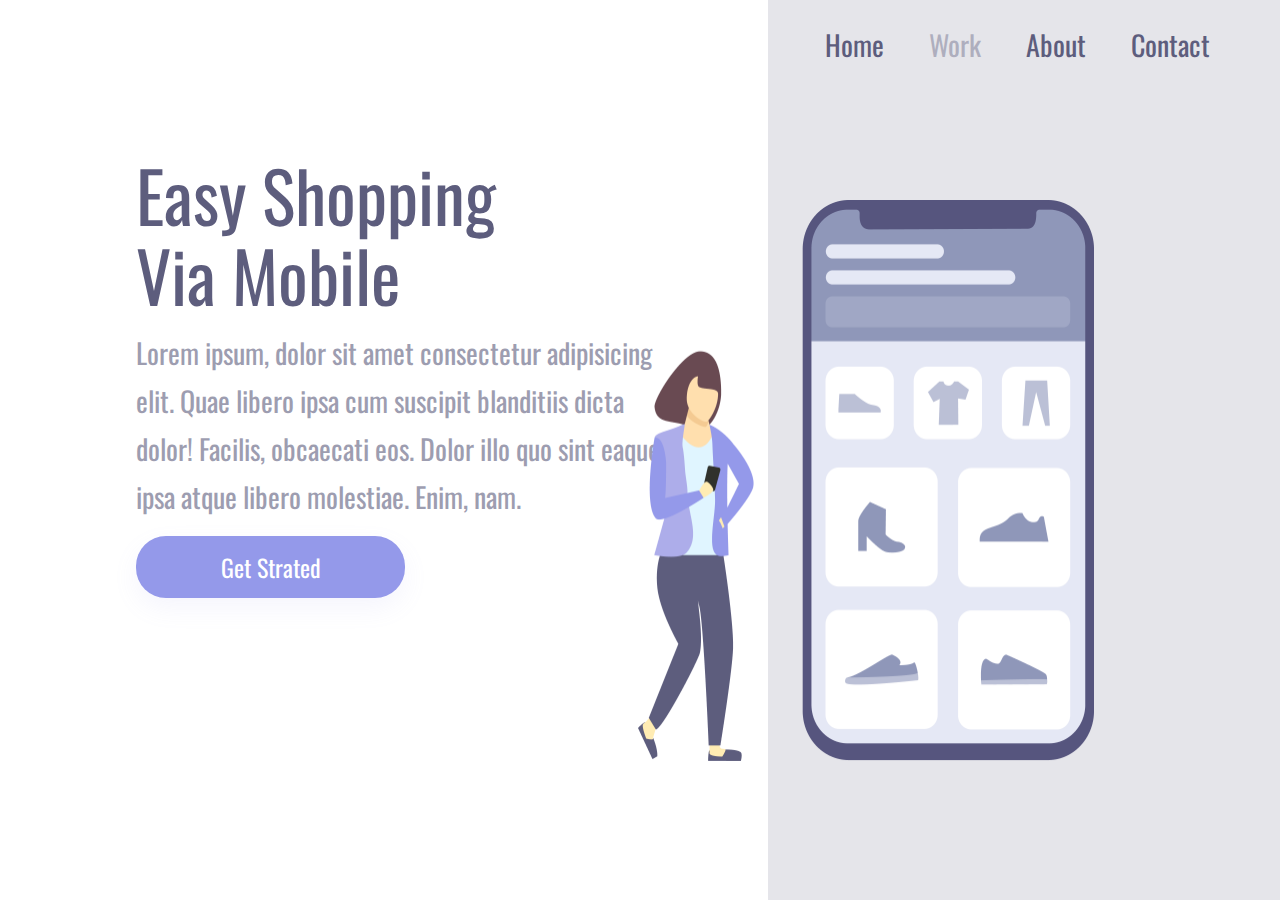
<file: projeto-easy-shopping/index.html>
<!DOCTYPE html>
<html lang="pt-br">
<head>
    <meta charset="UTF-8">
    <meta name="viewport" content="width=device-width, initial-scale=1.0">
    <link rel="stylesheet" href="./styles.css">
    <link rel="preconnect" href="https://fonts.googleapis.com">
    <link rel="preconnect" href="https://fonts.gstatic.com" crossorigin>
    <link href="https://fonts.googleapis.com/css2?family=Oswald&display=swap" rel="stylesheet">
    <title>Easy Shopping</title>
</head>
<body>
    <div class="wrapper">
        <section class="container-left">
            <h1>Easy Shopping Via Mobile</h1>
            <p>Lorem ipsum, dolor sit amet consectetur adipisicing elit. Quae libero ipsa cum suscipit blanditiis dicta dolor! Facilis, obcaecati eos. Dolor illo quo sint eaque ipsa atque libero molestiae. Enim, nam.</p>
            <button>Get Strated</button>
        </section>
        <section class="container-right">
            <header>
                <a>Home</a>
                <a>Work</a>
                <a>About</a>
                <a>Contact</a>
            </header>
            <img src="./img/mobile.png" alt="girl-cellphone">
        </section>
    </div>
</body>
</html>
</file>
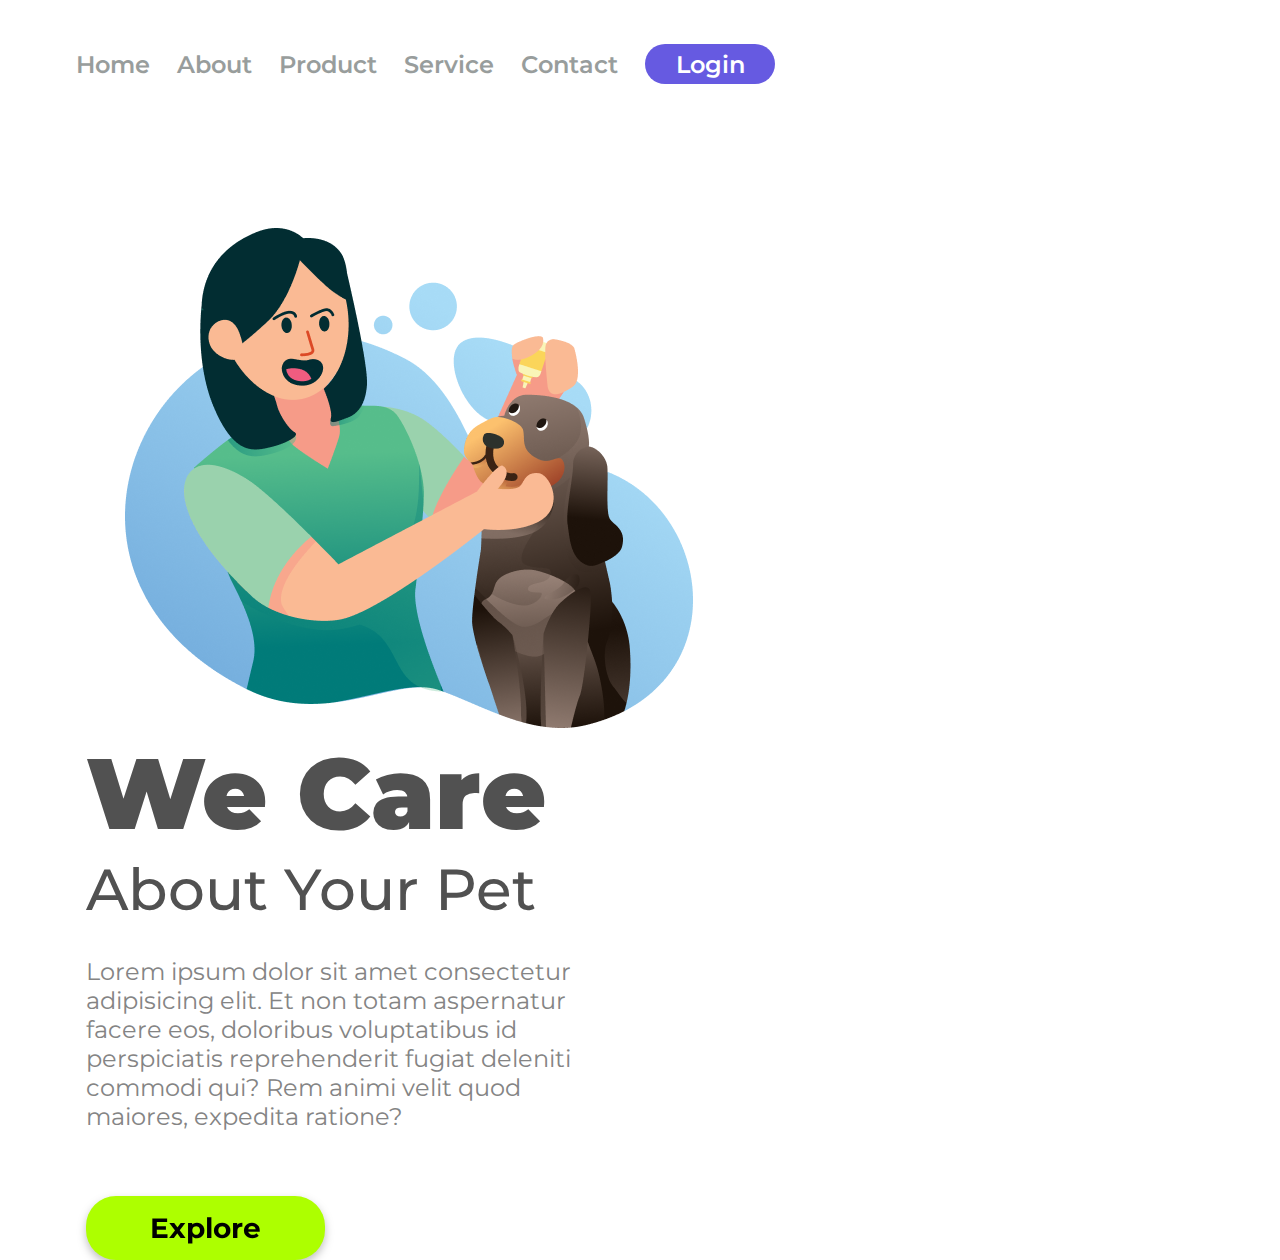
<file: projeto-we-care/index.html>
<!DOCTYPE html>
<html lang="pt-br">
<head>
    <meta charset="UTF-8">
    <meta name="viewport" content="width=device-width, initial-scale=1.0">
    <link rel="stylesheet" href="./styles.css">
    <link rel="preconnect" href="https://fonts.googleapis.com">
    <link rel="preconnect" href="https://fonts.googleapis.com">
    <link rel="preconnect" href="https://fonts.gstatic.com" crossorigin>
    <link href="https://fonts.googleapis.com/css2?family=Montserrat:ital,wght@0,100..900;1,100..900&display=swap" rel="stylesheet">
    <title>We Care</title>
</head>
<body>
    <header>
        <a class="link-header">Home</a>
        <a class="link-header">About</a>
        <a class="link-header">Product</a>
        <a class="link-header">Service</a>
        <a class="link-header">Contact</a>
        <button class="button-header">Login</button>
    </header>
    <main>
        <img src="./img/we-care.png" alt="we-care-logo" class="logo-image">
        <section>
            <h1>We Care</h1>
            <h2>About Your Pet</h2>
            <p>Lorem ipsum dolor sit amet consectetur adipisicing elit. Et non totam aspernatur facere eos, doloribus voluptatibus id perspiciatis reprehenderit fugiat deleniti commodi qui? Rem animi velit quod maiores, expedita ratione?</p>
            <button class="button-main">Explore</button>
        </section>
    </main>
</body>
</html>
</file>
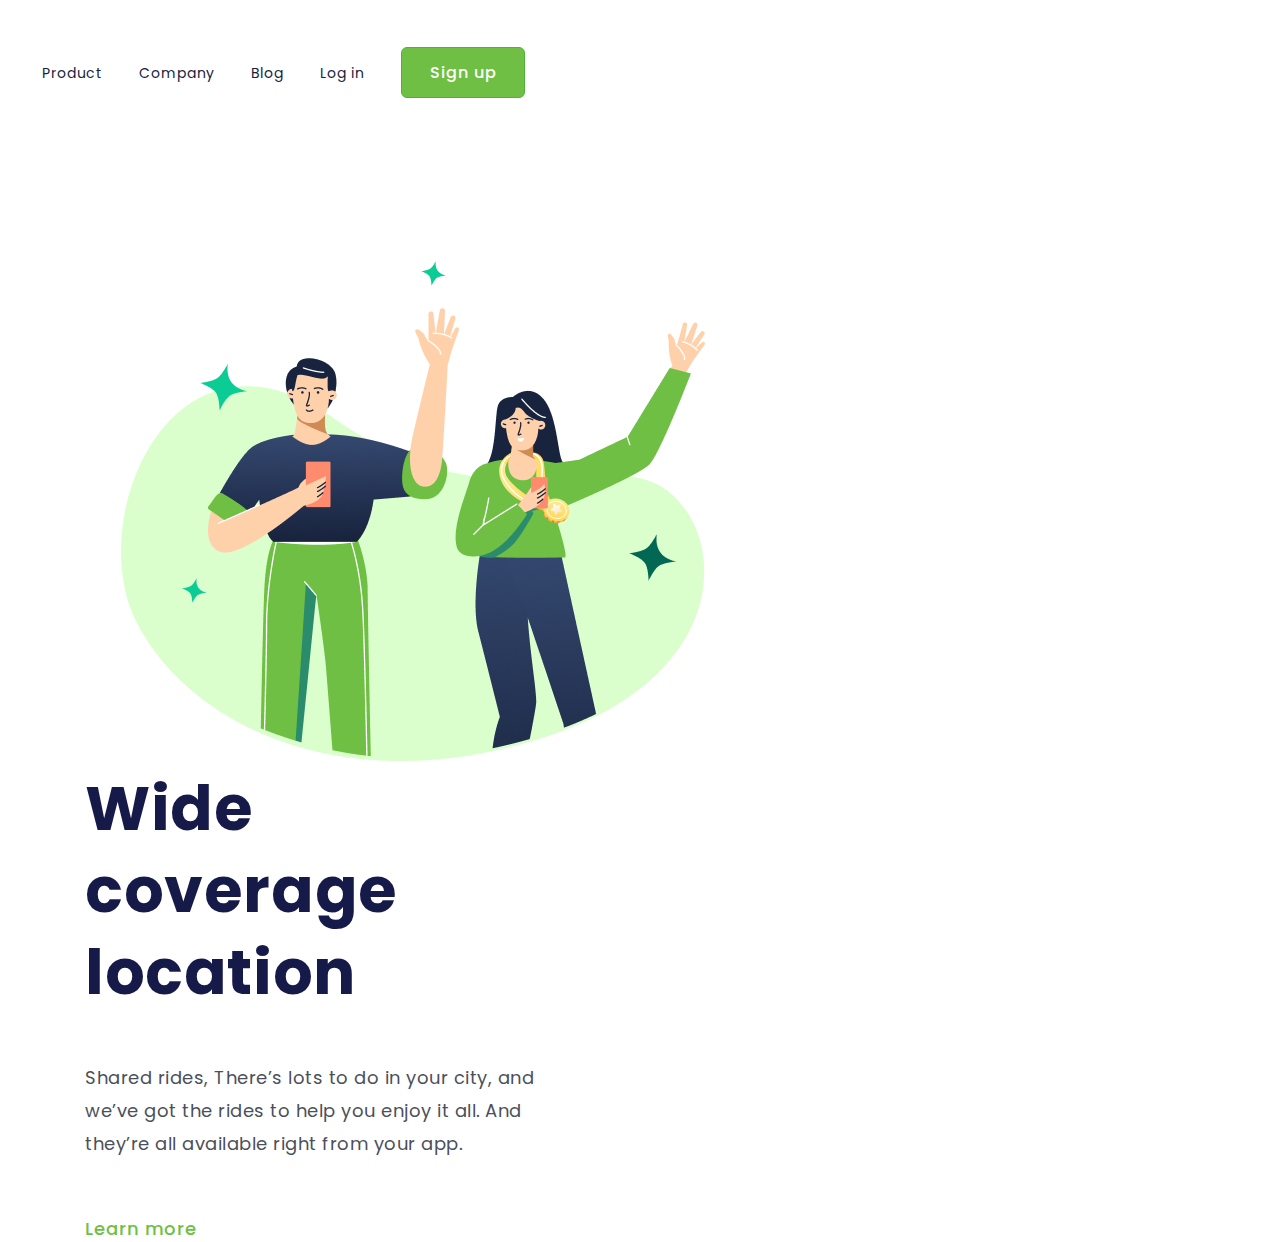
<file: desafio-wide-coverage-location/desafio.html>
<!DOCTYPE html>
<html lang="pt-br">
<head>
    <meta charset="UTF-8">
    <meta name="viewport" content="width=device-width, initial-scale=1.0">
    <link rel="stylesheet" href="./styles.css">
    <link rel="preconnect" href="https://fonts.googleapis.com">
    <link rel="preconnect" href="https://fonts.googleapis.com">
    <link rel="preconnect" href="https://fonts.gstatic.com" crossorigin>
    <link href="https://fonts.googleapis.com/css2?family=Poppins:wght@400;500;700&display=swap" rel="stylesheet">
    <title>Desafio CSS</title>
</head>
<body>
    <header>
        <a class="link-header">Product</a>
        <a class="link-header">Company</a>
        <a class="link-header">Blog</a>
        <a class="link-header">Log in</a>
        <button class="button-header">Sign up</button>
    </header>
    <main>
        <img src="./img/wide-coveration-img.png" alt="wide-coveration-image" class="logo-image">
        <section>
            <h1>Wide coverage location</h1>
            <p>Shared rides, There’s lots to do in your city, and we’ve got the rides to help you enjoy it all. And they’re all available right from your app.</p>
            <a class="link-section">Learn more</a>
        </section>
    </main>
</body>
</html>
</file>
<file: projeto-easy-shopping/styles.css>
* {
    margin: 0;
    padding: 0;
    box-sizing: border-box;
    font-family: 'Oswald', sans-serif;
    font-weight: 400;
    color: #5d5d7d;
}

.wrapper {
    height: 100vh;
    width: 100vw;
}

.container-left {
    display: inline-block;
    width: 60%;
    padding-left: 136px;
    margin-top: 12%;
}

.container-right {
    display: inline-block;
    background-color: rgba(93, 93, 125, 0.16);
    height: 100vh;
    width: 40%;
    position: absolute;
}

img {
    position: relative;
    top: 15%;
    right: 130px;
    width: 456px;
    height: 561px;
}

h1 {
    font-size: 70px;
    line-height: 80px;
    width: 368px;
}

p {
    font-size: 28px;
    line-height: 48px;
    opacity: 60%;
    width: 540px;
    margin: 15px 0;
}

button {
    font-size: 24px;
    line-height: 36px;
    text-align: center;
    color: #ffffff;
    background: #9499ea;
    width: 269px;
    height: 62px;
    border: none;
    border-radius: 30px;
    box-shadow: 0px 10px 24px rgba(148, 153, 234, 0.0979959);
    cursor: pointer;
}

button:hover {
    opacity: 0.8;
}

button:active {
    opacity: 0.5;
}

a {
    font-size: 28px;
    line-height: 41px;
    margin-right: 41px;
    cursor: pointer;
}

a:nth-child(2) {
    opacity: 0.4;
}

a:hover {
    opacity: 0.4;
}

a:active {
    opacity: 0.8;
}

header {
    margin: 24px 0 0 57px;
}

@media screen and (max-width: 900px) {
    .container-left {
        width: 100%;
        height: 50%;
        padding: 0;
        margin: 0;
    }

    .container-right {
        display: block;
        height: auto;
        width: 100%;
        position: static;
        padding: 40px;
    }

    img {
        position: static;
        max-width: 90%;
        height: auto;
    }

    header {
        display: none;
    }

    h1 {
        font-size: 36px;
        line-height: 52px;
        width: auto;    
        margin: 58px 50px 0 50px;
        text-align: center;
    }

    p {
        margin: 15px 40px;
        width: auto;
        text-align: center;
        font-size: 14px;
        line-height: 24px;
    }

    button {
        margin: 0 auto;
        display: block;
    }
}

@media screen and (max-width: 780px) { 
    .container-left {
        height: 50%;
        margin-top: 20%;
    }

    p {
        margin: 40px;
    }
}

@media screen and (max-width: 550px) { 
    .container-left {
        height: 50%;
        margin-top: 10%;
    }

    p {
        margin: 40px;
    }
}

@media screen and (max-width: 450px) { 
    .container-left {
        height: 50%;
        margin-top: 17%;
    }
}

@media screen and (max-width: 380px) { 
    .container-left {
        height: 60%;
    }
}

@media screen and (max-width: 350px) { 
    .container-left {
        height: 50%;
        margin-top: 10%;
        margin-bottom: 30px;
    }
}

@media screen and (max-width: 330px) { 
    .container-left {
        height: 80%;
    }
}
</file>
<file: projeto-we-care/styles.css>
* {
    font-family: "Montserrat", sans-serif;
    margin: 0;
    padding: 0;
    box-sizing: border-box;
}

header {
    margin: 44px 0 144px 76px;
}

.link-header {
    font-weight: 600;
    font-size: 24px;
    line-height: 29px;
    color: #989d9c;
    cursor: pointer;
    margin-right: 23px;
}

.button-header {
    background: #665ae1;
    border-radius: 20.5px;
    width: 130px;
    height: 40px;
    border: none;
    font-weight: 600;
    font-size: 24px;
    line-height: 29px;
    color: #ffffff;
    cursor: pointer;
}

.logo-image {
    Width: 568px;
    Height: 500px;
    margin-left: 125px;
    display: inline-block;
}

section {
    display: inline-block;
    margin-left: 86px;
}

h1 {
    font-weight: 900;
    font-size: 100px;
    line-height: 122px;
    color: #515151;
}

h2 {
    font-weight: 500;
    font-size: 58px;
    line-height: 71px;
    color: #515151;
}

p {
    width: 515px;
    font-weight: 400;
    font-size: 24px;
    line-height: 29px;
    color: #848484;
    margin-top: 32px;
    margin-bottom: 65px;
}

.button-main {
    background: #adff00;
    border-radius: 30px;
    width: 239px;
    height: 64px;
    border: none;
    cursor: pointer;
    filter: drop-shadow(0px 4px 4px rgba(0, 0, 0, 0.25));
    font-weight: 700;
    font-size: 28px;
    line-height: 34px;
    color: #000000
}

@media screen and (max-width: 450px) {
    header {
        display: none;
    }

    .logo-image {
        display: block;
        width: 90%;
        height: auto;
        margin-left: 20px;
        margin-top: 149px;
        margin-bottom: 24px;
        padding: 0;
        
    }

    section {
        display: block;
        text-align: center;
        margin: 0;
    }

    h1 {
        font-size: 50px;
        line-height: 50px;
        
    }

    h2 {
        font-size: 30px;
        line-height: 40px;
        margin-top: 7px;
        margin-bottom: 17px;
    }

    p {
        display: none;
    }
}
</file>
<file: desafio-wide-coverage-location/styles.css>
* {
    font-family: "Poppins", sans-serif;
    margin: 0;
    padding: 0;
    box-sizing: border-box;
}

header {
    margin: 47px 0 0 42px;
}

.link-header {
    font-weight: 400;
    font-size: 14px;
    letter-spacing: 0.88px;
    line-height: 21px;
    color: #17233d;
    text-align: center;
    margin-right: 32px;
    cursor: pointer;
}

.button-header {
    background: #6fbf44;
    border: 1px solid #4cb538;
    border-radius: 6px;
    width: 124px;
    height: 51px;
    cursor: pointer;
    color: #ffffff;
    font-weight: 500;
    font-size: 16px;
    line-height: 24px;
    letter-spacing: 1px;
}

.logo-image {
    margin: 163px 0 0 121px;
    display: inline-block;
}

section {
    display: inline-block;
    width: 493px;
    margin-left: 85px;
}

h1 {
    font-weight: 700;
    font-size: 62px;
    line-height: 82px;
    letter-spacing: 0.62px;
    color: #161a49;
}

p {
    font-weight: 400;
    font-size: 18px;
    line-height: 33px;
    letter-spacing: 0.5px;
    color: #4b505a;
    margin-top: 47px;
    margin-bottom: 55px;
}

.link-section {
    font-weight: 500;
    font-size: 18px;
    line-height: 27px;
    letter-spacing: 1px;
    color: #6fbf44;
    cursor: pointer;
}

@media screen and (max-width: 450px) {
    header {
        display: block;
        text-align: right;
        margin: 17px 15px 76px 0;
    }

    .link-header {
        display: none;
    }

    section {
        display: block;
        position: static;
        width: 100%;
        margin: 15px auto;
        text-align: center;
    }

    h1 {
        font-size: 30px;
        line-height: 30px;
        letter-spacing: 0.6px;
        margin: 0 55px;
        margin-top: -600px;
    }

    .logo-image {
        display: block;
        max-width: 80%;
        margin: 30px 39px;
        margin-top: 400px;
    }

    p {
        font-size: 18px;
        line-height: 33px;
        letter-spacing: 0.5px;
        text-align: center;
        margin: 29px 43px;
    }
}
</file>
